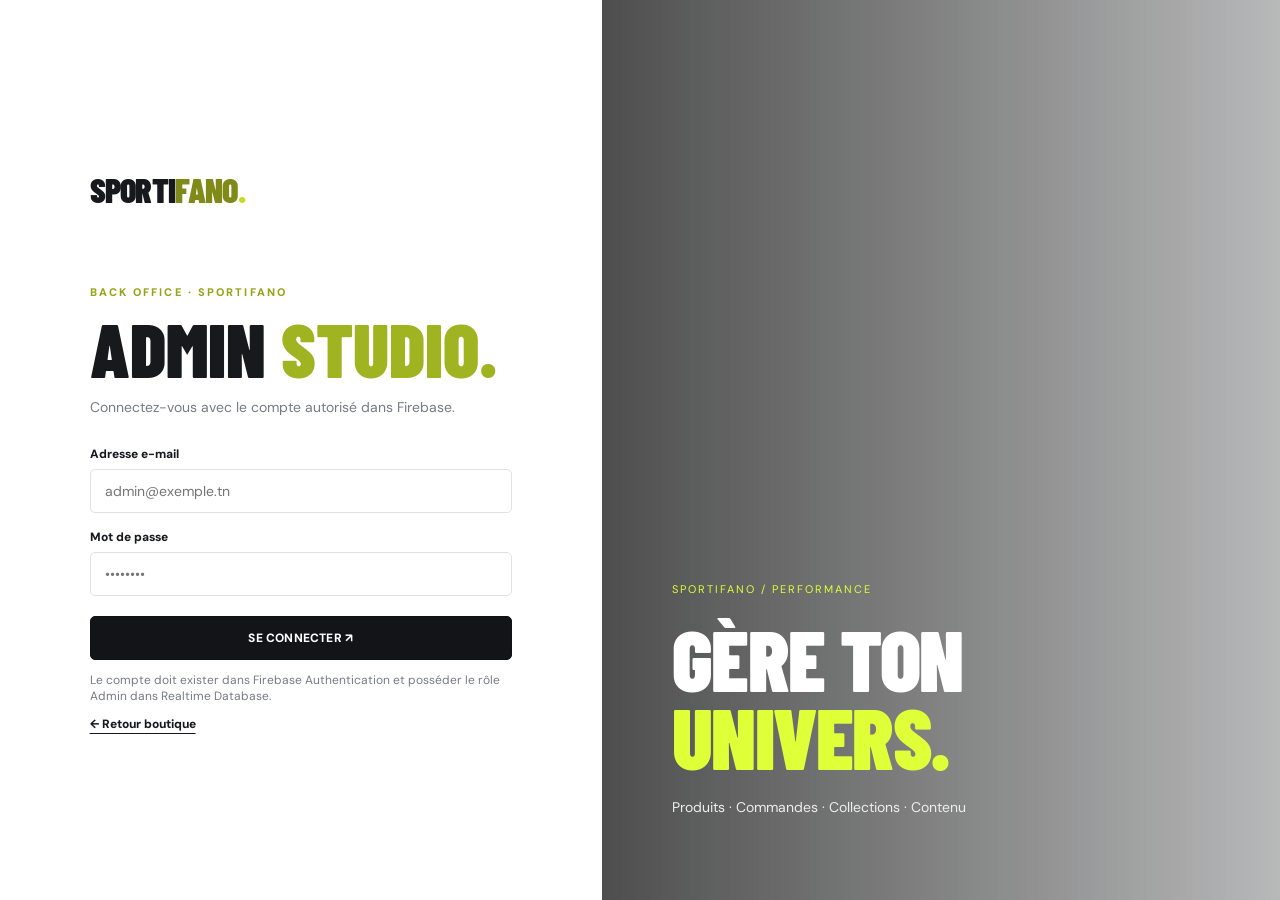
<file: admin-login-corrige.html>
<!doctype html><html lang="fr"><head><meta charset="utf-8"><meta name="viewport" content="width=device-width,initial-scale=1"><meta name="theme-color" content="#111317"><title>Sportifano — Admin Studio</title><link rel="preconnect" href="https://fonts.googleapis.com"><link rel="preconnect" href="https://fonts.gstatic.com" crossorigin><link href="https://fonts.googleapis.com/css2?family=Barlow+Condensed:wght@600;700;800;900&family=DM+Sans:wght@400;500;600;700;800&display=swap" rel="stylesheet"><link rel="stylesheet" href="./styles.css"></head><body class="admin-page"><div id="adminApp"><main class="wrap login-wrap"><div class="panel login-card"><a class="brand" href="./index.html">SPORTI<span>FANO</span><i>.</i></a><span class="section-kicker">BACK OFFICE · SPORTIFANO</span><h1>ADMIN <em>STUDIO.</em></h1><p class="muted">Connectez-vous avec le compte autorisé dans Firebase.</p><form id="adminLogin" method="post" action="./admin.html"><label>Adresse e-mail</label><input required autocomplete="username" type="email" name="email" placeholder="admin@exemple.tn"><label>Mot de passe</label><input required autocomplete="current-password" type="password" name="password" placeholder="••••••••"><button class="btn" style="width:100%;margin-top:20px">SE CONNECTER ↗</button><p id="loginError" role="alert" class="error"></p></form><p class="muted tiny">Le compte doit exister dans Firebase Authentication et posséder le rôle Admin dans Realtime Database.</p><a href="./index.html" class="text-link">← Retour boutique</a></div><div class="login-visual"><div><span>SPORTIFANO / PERFORMANCE</span><h2>GÈRE TON<br><em>UNIVERS.</em></h2><p>Produits · Commandes · Collections · Contenu</p></div></div></main></div><script type="module" src="./admin.js"></script></body></html>
</file>
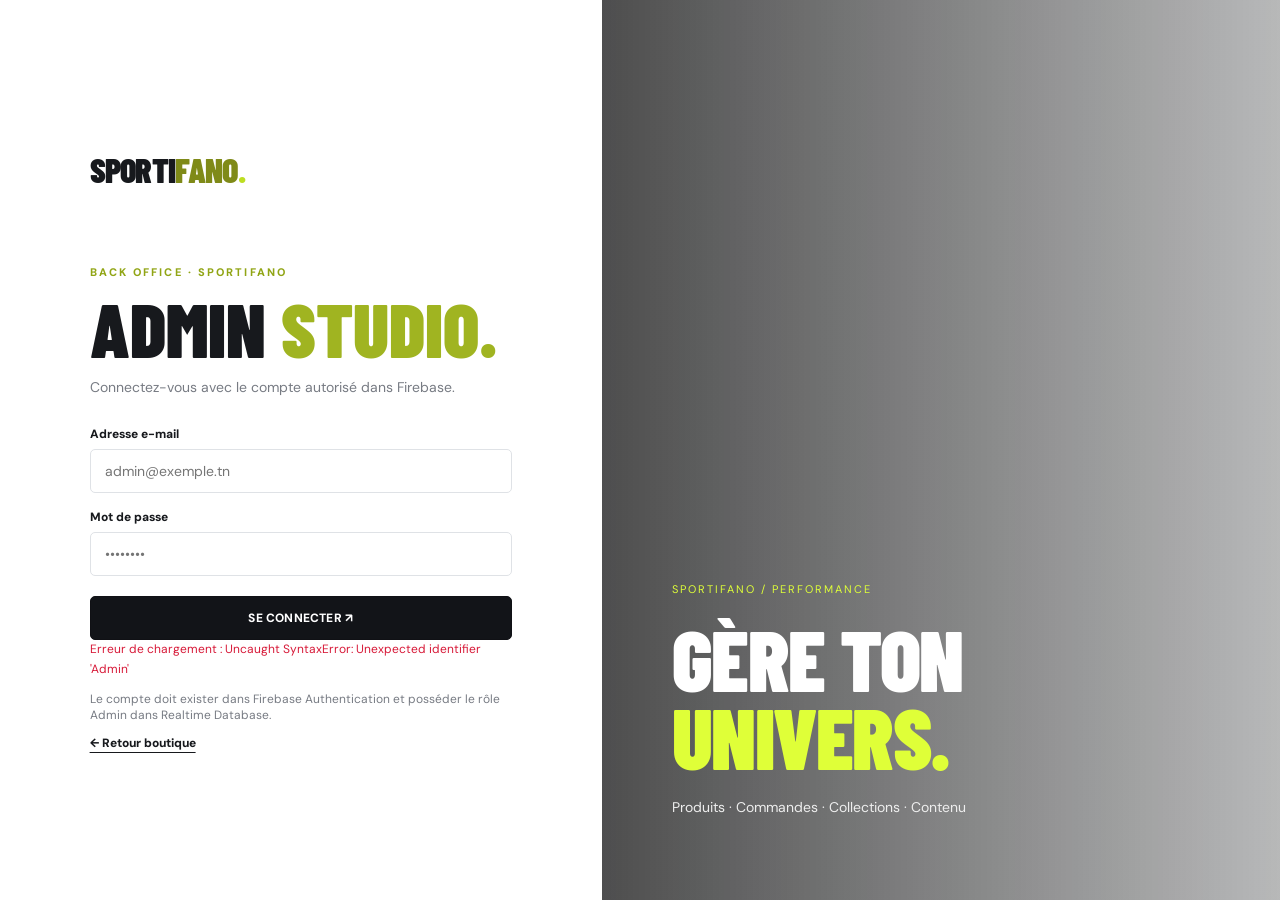
<file: admin.html>
<!doctype html><html lang="fr"><head><meta charset="utf-8"><meta name="viewport" content="width=device-width,initial-scale=1"><meta name="theme-color" content="#111317"><meta name="robots" content="noindex,nofollow"><title>Sportifano — Admin Studio</title><link rel="preconnect" href="https://fonts.googleapis.com"><link rel="preconnect" href="https://fonts.gstatic.com" crossorigin><link href="https://fonts.googleapis.com/css2?family=Barlow+Condensed:wght@600;700;800;900&family=DM+Sans:wght@400;500;600;700;800&display=swap" rel="stylesheet"><link rel="stylesheet" href="./styles.css"></head><body class="admin-page"><div id="adminApp"><main class="wrap login-wrap"><div class="panel login-card"><a class="brand" href="./index.html">SPORTI<span>FANO</span><i>.</i></a><span class="section-kicker">BACK OFFICE · SPORTIFANO</span><h1>ADMIN <em>STUDIO.</em></h1><p class="muted">Connectez-vous avec le compte autorisé dans Firebase.</p><form id="adminLogin" method="post" action="javascript:void(0)" onsubmit="return false;"><label>Adresse e-mail</label><input required autocomplete="username" type="email" name="email" placeholder="admin@exemple.tn"><label>Mot de passe</label><input required autocomplete="current-password" type="password" name="password" placeholder="••••••••"><button class="btn" style="width:100%;margin-top:20px">SE CONNECTER ↗</button><p id="loginError" role="alert" class="error"></p></form><p class="muted tiny">Le compte doit exister dans Firebase Authentication et posséder le rôle Admin dans Realtime Database.</p><a href="./index.html" class="text-link">← Retour boutique</a></div><div class="login-visual"><div><span>SPORTIFANO / PERFORMANCE</span><h2>GÈRE TON<br><em>UNIVERS.</em></h2><p>Produits · Commandes · Collections · Contenu</p></div></div></main></div><script>
// This guard runs even if the Firebase module fails to load.
(function(){
  if (location.search && /(?:^|[?&])password=/.test(location.search)) {
    history.replaceState(null, '', location.pathname + location.hash);
  }
  const form = document.getElementById('adminLogin');
  form.addEventListener('submit', function(event) {
    event.preventDefault();
    if (!window.sportifanoLoginReady) {
      document.getElementById('loginError').textContent = 'Connexion pas encore disponible. Rechargez la page et vérifiez HTTPS / console navigateur.';
    }
  });
  window.addEventListener('error', function(event){
    if(!window.sportifanoLoginReady){document.getElementById('loginError').textContent='Erreur de chargement : '+(event.message||'JavaScript non disponible');}
  });
  window.addEventListener('unhandledrejection', function(event){
    if(!window.sportifanoLoginReady){document.getElementById('loginError').textContent='Erreur Firebase : '+String(event.reason?.message||event.reason||'Connexion impossible');}
  });
})();
</script>
<script type="module" src="./admin.js"></script></body></html>
</file>
<file: styles.css>
:root{--ink:#17191d;--black:#101115;--red:#e9fd32;--lime:#dfff38;--paper:#fff;--muted:#777b83;--line:#e8eaed;--bg:#f7f8f9;--radius:17px}*{box-sizing:border-box}html{scroll-behavior:smooth}body{margin:0;background:#fff;color:var(--ink);font-family:'DM Sans',Arial,sans-serif;font-size:14px}button,input,select,textarea{font:inherit}button{cursor:pointer}a{text-decoration:none;color:inherit}img{max-width:100%;display:block}.wrap{max-width:1370px;padding:0 30px;margin:auto}.hidden{display:none!important}.muted{color:var(--muted)}.tiny{font-size:12px}.notice{background:var(--lime);text-align:center;color:#111;font-size:11px;font-weight:800;letter-spacing:2px;padding:10px 12px}.header{position:relative;z-index:5;background:#fff;border-bottom:1px solid var(--line)}.nav{display:flex;align-items:center;gap:40px;min-height:82px}.brand{font-family:'Barlow Condensed',Impact,sans-serif;font-size:34px;font-weight:900;letter-spacing:-.7px;white-space:nowrap}.brand span{color:#7f8a18}.brand i{font-style:normal;color:#bdde21}.search-wrap{height:46px;border-radius:5px;display:flex;align-items:center;gap:14px;background:#f2f3f4;padding:0 16px;flex:1;max-width:620px}.search-wrap>span{font-size:27px;line-height:1}.search{border:0;outline:0;background:transparent;width:100%;font-size:13px}.nav-actions{display:flex;align-items:center;gap:10px;margin-left:auto}.btn{border:1px solid var(--black);border-radius:5px;background:var(--black);color:#fff;font-size:12px;font-weight:800;letter-spacing:.2px;padding:13px 19px;display:inline-flex;align-items:center;justify-content:center;gap:10px;min-height:42px;transition:transform .2s,background .2s}.btn:hover{transform:translateY(-2px);background:#34363b}.btn.secondary{background:white;color:#17191c;border:1px solid #dfe1e5}.btn.secondary:hover{background:#f4f5f5}.btn.danger{background:#ffedf0;border-color:#ffbdc6;color:#b71332}.cart-button{background:var(--lime)!important;color:#111!important;border-color:var(--lime)}#cartCount{min-width:20px;min-height:20px;border-radius:50%;background:#111;color:#fff;display:grid;place-items:center;font-size:10px}.category-nav{border-top:1px solid #f2f2f2}.category-links{display:flex;gap:34px;align-items:center;min-height:48px;font-size:11px;letter-spacing:.6px;font-weight:800}.category-links a:hover{color:#838f19}.category-links .sale-link{margin-left:auto;color:#bd403f}.hero{margin:24px 0 0;min-height:488px;display:grid;grid-template-columns:48% 52%;background:#12151a;overflow:hidden;position:relative;border-radius:3px}.hero-copy{padding:65px 7% 45px 9%;display:flex;flex-direction:column;align-items:flex-start;justify-content:center;color:#fff;z-index:1}.eyebrow,.section-kicker{font-size:11px;font-weight:800;letter-spacing:2.1px;color:#91a515}.eyebrow{color:var(--lime)}h1,h2,h3,p{margin-top:0}.hero h1,.bottom-feature h2,.sale-banner h2,.login-visual h2{font-family:'Barlow Condensed',Impact,sans-serif;font-size:clamp(54px,6.2vw,99px);font-weight:900;letter-spacing:-1.5px;line-height:.91;margin:23px 0}.hero-copy>p{font-size:15px;line-height:1.85;color:#d3d5d9;max-width:390px}.hero-cta{background:var(--lime);color:#111;border-color:var(--lime);margin:13px 0 28px;padding:17px 24px}.hero-cta:hover{background:#efff94}.hero-mini{display:flex;flex-wrap:wrap;gap:22px;color:#d1d4db;font-size:11px}.hero-image{position:relative;min-height:430px;background:#32383c}.hero-img{height:100%;width:100%;object-fit:cover;filter:saturate(.8) contrast(1.04)}.hero-image:after{content:"";position:absolute;inset:0;background:linear-gradient(90deg,#12151a 0%,transparent 27%)}.hero-stamp{position:absolute;right:27px;top:27px;z-index:1;background:var(--lime);border-radius:50%;width:105px;height:105px;display:flex;justify-content:center;align-items:center;flex-direction:column;transform:rotate(14deg);font:800 23px/0.9 'Barlow Condensed';text-align:center}.hero-stamp strong{font-size:27px}.hero-stamp small{font:700 10px 'DM Sans';margin-top:8px}.trust-row{padding:29px 5px;border-bottom:1px solid var(--line);display:flex;justify-content:space-between;gap:15px;color:#777;flex-wrap:wrap}.trust-row>span{display:flex;align-items:center;gap:6px;font-size:11px}.trust-row b{color:#1b1b1b}.collections-block,#shop,#blogSection{padding:70px 0 28px}.section-title{display:flex;justify-content:space-between;gap:20px;align-items:end;margin-bottom:28px}.section-title h2,.page-title{font-family:'Barlow Condensed',Impact,sans-serif;font-size:clamp(35px,4vw,56px);letter-spacing:-.5px;line-height:1;margin:10px 0 0;font-weight:900}.section-title em,.sale-banner em,.login-card h1 em{font-style:normal;color:#a0b421}.text-link{font-size:12px;font-weight:800;text-decoration:underline;text-underline-offset:5px}.sport-tiles{display:grid;grid-template-columns:repeat(4,minmax(0,1fr));gap:13px}.sport-tile{height:300px;overflow:hidden;position:relative;background:#222;color:white;display:flex;justify-content:flex-end;align-items:flex-start;flex-direction:column;padding:22px}.sport-tile img{position:absolute;inset:0;width:100%;height:100%;object-fit:cover;filter:brightness(.69);transition:transform .4s}.sport-tile:hover img{transform:scale(1.08)}.sport-tile span,.sport-tile strong{z-index:1}.sport-tile span{font-size:10px;letter-spacing:1.2px;color:#e8e8e8}.sport-tile strong{font-family:'Barlow Condensed';font-size:34px;font-weight:900;margin-top:6px}.sale-banner{background:#e9fc40;display:flex;align-items:center;justify-content:space-between;gap:20px;padding:33px 45px;margin-top:50px}.sale-banner span{font-size:10px;font-weight:800;letter-spacing:1.7px}.sale-banner h2{font-size:46px;margin:7px 0;line-height:1}.sale-banner h2 em{color:#61700f;font-style:normal}.sale-banner p{margin-bottom:0;color:#444}.right-tools{display:flex;align-items:center;gap:15px}.right-tools select{padding:11px 14px;max-width:185px}.categories{display:flex;gap:8px;overflow:auto;padding-bottom:20px}.pill{white-space:nowrap;border:1px solid #e5e6e7;border-radius:4px;background:white;padding:12px 19px;font-size:12px;font-weight:700}.pill.active,.pill:hover{background:#18191c;border-color:#18191c;color:white}.products{display:grid;grid-template-columns:repeat(4,minmax(0,1fr));gap:19px;align-items:start}.product{background:white;border:1px solid #eceeef;overflow:hidden;transition:box-shadow .2s,transform .2s}.product:hover{transform:translateY(-3px);box-shadow:0 12px 32px #1111}.product>img{width:100%;height:270px;object-fit:cover;background:#f4f4f4}.pbody{padding:15px}.pbody h3{font-size:14px;font-weight:800;line-height:1.5;min-height:44px;margin:8px 0 6px}.price{font-size:20px;font-weight:900;margin-bottom:13px;color:#111}.product .btn{width:100%;background:var(--lime);color:#111;border-color:var(--lime);font-size:11px}.bottom-feature{background:#11151c url('https://images.unsplash.com/photo-1517836357463-d25dfeac3438?w=1400&q=80') center/cover;margin:75px 0 8px;color:white;position:relative;min-height:360px;display:flex;align-items:center;padding:40px 8%}.bottom-feature:before{content:'';position:absolute;inset:0;background:linear-gradient(90deg,#11151cee,#11151c88)}.bottom-feature>div{position:relative}.bottom-feature h2{font-size:74px}.bottom-feature p{color:#dedede;max-width:420px}.light-btn{background:var(--lime);border-color:var(--lime);color:#111}.footer{background:#111317;color:#aaa;margin-top:66px}.footer-grid{display:grid;grid-template-columns:2fr repeat(3,1fr);gap:30px;padding-top:55px;padding-bottom:48px}.footer-grid>div{display:flex;flex-direction:column;align-items:flex-start;gap:14px}.footer .brand{color:white}.footer-grid b{color:white;font-size:12px;letter-spacing:1px}.footer-grid a,.footer-grid span,.footer-link{font-size:12px}.footer-link{border:0;background:transparent;color:#aaa;padding:0;text-align:left}.footer-bottom{border-top:1px solid #393b40;padding-top:23px;padding-bottom:23px;font-size:11px}.mobile-bar{display:none}input:not(.search),select,textarea{width:100%;border:1px solid #dfe2e6;background:white;border-radius:5px;padding:12px 14px;outline:0;color:var(--ink)}input:focus,select:focus,textarea:focus{border-color:#9eb617}textarea{min-height:90px;resize:vertical}label{display:block;margin:16px 0 7px;font-size:12px;font-weight:800}.row{display:flex;align-items:center;gap:10px}.between{justify-content:space-between}.error{color:#d71938;font-size:12px;line-height:1.6}.divider{border:0;border-top:1px solid var(--line);margin:20px 0}.modal-bg{position:fixed;inset:0;z-index:100;background:#090a0dbd;display:grid;place-items:center;padding:15px;overflow:auto}.modal{width:min(100%,530px);max-height:92vh;overflow:auto;background:#fff;padding:27px;border-radius:10px;box-shadow:0 20px 90px #0005}.modal h2{font-family:'Barlow Condensed',sans-serif;font-size:30px;font-weight:800}.modal .btn{margin-top:6px}.note{background:#f5f7e8;border-left:3px solid #b5d122;padding:13px;font-size:12px;line-height:1.6}.toast{position:fixed;bottom:32px;left:50%;transform:translateX(-50%);background:#111;color:white;padding:15px 20px;border-radius:5px;z-index:200}.cart-row{display:flex;gap:12px;padding:12px 0;border-bottom:1px solid #eee}.cart-row img{width:75px;height:82px;object-fit:cover}.panel{background:#fff;border:1px solid #e5e8eb;padding:24px;border-radius:10px}.badge{background:#eef5ce;padding:7px 10px;border-radius:4px;font-size:11px;font-weight:800}.admin-page{background:#f4f5f6}.login-wrap{display:grid;grid-template-columns:47% 53%;min-height:100vh;align-items:stretch;max-width:100%;padding:0}.login-card{border:0;border-radius:0;padding:clamp(35px,7vw,120px);display:flex;justify-content:center;align-items:stretch;flex-direction:column}.login-card .brand{margin-bottom:75px}.login-card h1{font:900 75px/1 'Barlow Condensed';margin:12px 0}.login-card .btn{background:#121418;color:white}.login-visual{background:linear-gradient(90deg,#111b,#1114),url('https://images.unsplash.com/photo-1534438327276-14e5300c3a48?w=1400&q=85') center/cover;color:white;display:flex;align-items:flex-end;padding:70px}.login-visual h2{font-size:85px}.login-visual em{font-style:normal;color:var(--lime)}.login-visual span{font-size:11px;letter-spacing:2px;color:var(--lime)}.login-visual p{color:#eee}.admin-layout{display:grid;grid-template-columns:255px 1fr;min-height:100vh}.sidebar{background:#121417;padding:35px 16px;display:flex;flex-direction:column;gap:8px}.sidebar .brand{color:white;font-size:29px;display:block;margin:0 12px 35px}.sidebtn{background:transparent;border:0;text-align:left;color:#c6c7ca;padding:14px 17px;border-radius:5px;font-weight:700;font-size:13px}.sidebtn:hover,.sidebtn.active{color:#121417;background:var(--lime)}.admin-content{padding:50px clamp(18px,4vw,68px);min-width:0}.admin-content>.page-title{margin:0 0 32px}.stats{display:grid;grid-template-columns:repeat(3,minmax(0,1fr));gap:18px}.stat{background:white;border:1px solid #e6e8e9;padding:28px;font-size:13px;color:#777;border-radius:8px}.stat b{display:block;font:900 48px/1 'Barlow Condensed';color:#111;margin-top:16px}.admin-content .panel{box-shadow:0 5px 18px #11111105}.table-wrap{overflow:auto}table{width:100%;border-collapse:collapse;min-width:570px}th{text-align:left;font-size:11px;color:#888;font-weight:800;letter-spacing:.5px}td,th{padding:16px 11px;border-bottom:1px solid #eee}td{font-size:13px}.admin-content .btn{font-size:11px}.admin-content .btn.secondary{padding:9px 12px;min-height:35px}#workspace .panel>form,#editForm{max-width:720px}#dialog .modal{width:min(700px,100%)}#dialog .modal textarea[name=images]{min-height:145px}@media(max-width:1050px){.sport-tiles{grid-template-columns:repeat(2,1fr)}.products{grid-template-columns:repeat(3,1fr)}.category-links{gap:20px}.hero h1{font-size:65px}.trust-row{justify-content:center}.footer-grid{grid-template-columns:repeat(2,1fr)}}@media(max-width:720px){.wrap{padding:0 15px}.nav{min-height:68px;gap:12px;flex-wrap:wrap;padding-top:9px;padding-bottom:12px}.brand{font-size:28px}.search-wrap{order:3;flex-basis:100%;max-width:none;height:41px}.nav-actions{gap:6px}.nav-actions .account-button span,.nav-actions .cart-button>span:not(#cartCount){display:none}.nav-actions .btn{padding:9px 12px;min-height:36px}.category-nav{display:none}.hero{display:flex;flex-direction:column-reverse;min-height:0;margin-top:13px}.hero-image{height:260px;min-height:0}.hero-image:after{display:none}.hero-stamp{width:71px;height:71px;font-size:16px}.hero-stamp strong{font-size:19px}.hero-copy{padding:30px 26px 28px}.hero h1{font-size:54px;margin:14px 0}.hero-copy>p{font-size:13px}.hero-mini{gap:10px}.trust-row{padding:23px 5px;display:grid;grid-template-columns:repeat(2,1fr);gap:15px}.trust-row>span{font-size:10px;flex-wrap:wrap}.collections-block,#shop,#blogSection{padding:45px 0 10px}.section-title h2{font-size:35px}.section-title{align-items:start;gap:12px}.sport-tiles{gap:9px}.sport-tile{height:210px;padding:13px}.sport-tile strong{font-size:26px}.sale-banner{margin-top:35px;padding:25px;display:block}.sale-banner h2{font-size:36px}.sale-banner .btn{margin-top:22px}.product-heading{display:block}.right-tools{justify-content:space-between;margin-top:19px}.products{grid-template-columns:repeat(2,minmax(0,1fr));gap:10px}.product>img{height:180px}.pbody{padding:10px}.pbody h3{font-size:12px}.price{font-size:17px}.product .btn{font-size:10px;padding:10px 6px}.bottom-feature{min-height:300px;margin:35px 0;padding:24px}.bottom-feature h2{font-size:51px}.footer-grid{grid-template-columns:repeat(2,1fr);gap:24px}.mobile-bar{display:flex;position:fixed;bottom:0;left:0;right:0;background:#fff;z-index:20;border-top:1px solid #e4e4e4;justify-content:space-around;padding:8px 2px max(8px,env(safe-area-inset-bottom));box-shadow:0 -4px 17px #0001}.mobile-bar a,.mobile-bar button{border:0;background:none;display:flex;flex-direction:column;align-items:center;font-size:23px;color:#191919;gap:2px;min-width:50px}.mobile-bar small{font-size:9px;font-weight:700}.footer{padding-bottom:60px}.modal{padding:20px}.login-wrap{display:flex;flex-direction:column}.login-card{padding:32px 22px;min-height:100vh}.login-card h1{font-size:63px}.login-card .brand{margin-bottom:55px}.login-visual{display:none}.admin-layout{display:block}.sidebar{flex-direction:row;align-items:center;overflow-x:auto;padding:14px;gap:6px;position:sticky;top:0;z-index:10}.sidebar .brand{font-size:21px;margin:0 15px 0 0}.sidebtn{white-space:nowrap;padding:10px;font-size:11px}.admin-content{padding:30px 15px}.stats{gap:8px}.stat{padding:14px;font-size:11px}.stat b{font-size:32px}.page-title{font-size:36px}}
</file>
